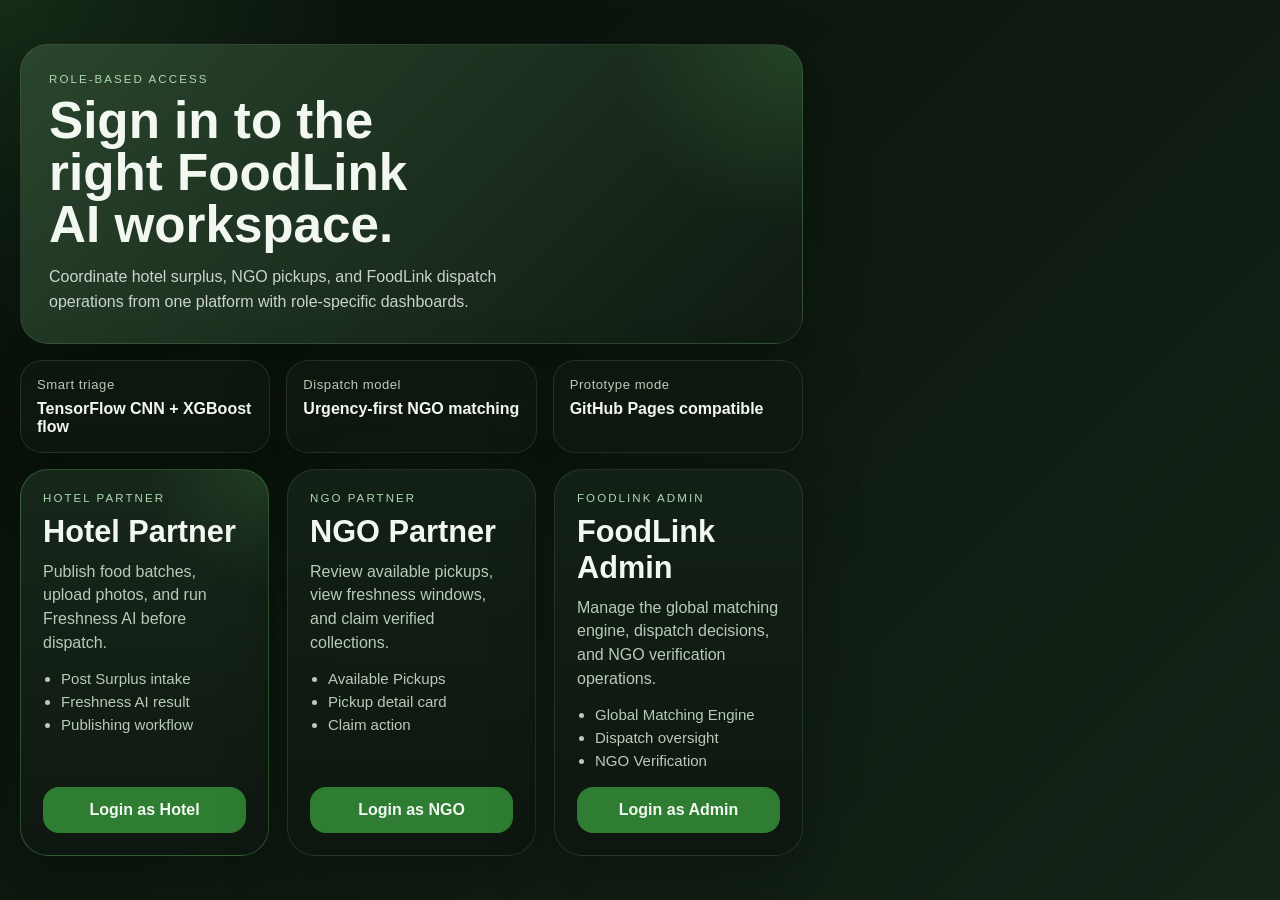
<file: index.html>
﻿<!DOCTYPE html>
<html lang="en">
<head>
    <meta charset="UTF-8">
    <meta name="viewport" content="width=device-width, initial-scale=1.0">
    <title>FoodLink AI | Multi-Portal Prototype</title>
    <link rel="stylesheet" href="styles.css?v=20260323-1">
</head>
<body>
    <div id="loginOverlay" class="login-overlay">
        <section class="login-shell">
            <div class="login-layout">
                <section class="login-story">
                    <div class="login-hero">
                        <p class="eyebrow">Role-based access</p>
                        <h1>Sign in to the right FoodLink AI workspace.</h1>
                        <p class="lead">
                            Coordinate hotel surplus, NGO pickups, and FoodLink dispatch operations
                            from one platform with role-specific dashboards.
                        </p>
                    </div>

                    <div class="trust-strip">
                        <article class="trust-card">
                            <span>Smart triage</span>
                            <strong>TensorFlow CNN + XGBoost flow</strong>
                        </article>
                        <article class="trust-card">
                            <span>Dispatch model</span>
                            <strong>Urgency-first NGO matching</strong>
                        </article>
                        <article class="trust-card">
                            <span>Prototype mode</span>
                            <strong>GitHub Pages compatible</strong>
                        </article>
                    </div>

                    <div class="role-card-grid">
                        <article class="login-role-card featured">
                            <p class="eyebrow">Hotel partner</p>
                            <h2>Hotel Partner</h2>
                            <p>Publish food batches, upload photos, and run Freshness AI before dispatch.</p>
                            <ul class="role-list">
                                <li>Post Surplus intake</li>
                                <li>Freshness AI result</li>
                                <li>Publishing workflow</li>
                            </ul>
                            <button type="button" class="button button-primary login-trigger" data-role="hotel">Login as Hotel</button>
                        </article>

                        <article class="login-role-card">
                            <p class="eyebrow">NGO partner</p>
                            <h2>NGO Partner</h2>
                            <p>Review available pickups, view freshness windows, and claim verified collections.</p>
                            <ul class="role-list">
                                <li>Available Pickups</li>
                                <li>Pickup detail card</li>
                                <li>Claim action</li>
                            </ul>
                            <button type="button" class="button button-primary login-trigger" data-role="ngo">Login as NGO</button>
                        </article>

                        <article class="login-role-card">
                            <p class="eyebrow">FoodLink admin</p>
                            <h2>FoodLink Admin</h2>
                            <p>Manage the global matching engine, dispatch decisions, and NGO verification operations.</p>
                            <ul class="role-list">
                                <li>Global Matching Engine</li>
                                <li>Dispatch oversight</li>
                                <li>NGO Verification</li>
                            </ul>
                            <button type="button" class="button button-primary login-trigger" data-role="admin">Login as Admin</button>
                        </article>
                    </div>
                </section>

                <aside id="mockLoginCard" class="mock-login-card hidden">
                    <div class="mock-login-top">
                        <p class="eyebrow">Secure access</p>
                        <h3 id="loginRoleTitle">Role Login</h3>
                        <p id="loginRoleHint" class="login-hint">
                            Continue with your role workspace credentials.
                        </p>
                    </div>

                    <div class="login-mini-stats">
                        <div>
                            <span>Environment</span>
                            <strong>Prototype Demo</strong>
                        </div>
                        <div>
                            <span>Session Type</span>
                            <strong>Mock Authentication</strong>
                        </div>
                    </div>

                    <form id="mockLoginForm" class="mock-login-form">
                        <div class="field-group">
                            <label for="loginEmail">Email</label>
                            <input id="loginEmail" type="email" placeholder="name@foodlink.ai" required>
                        </div>
                        <div class="field-group">
                            <label for="loginPassword">Password</label>
                            <input id="loginPassword" type="password" placeholder="Enter password" required>
                        </div>
                        <div class="action-row">
                            <button type="submit" class="button button-primary">Enter Dashboard</button>
                            <button type="button" id="cancelLogin" class="button button-secondary">Back</button>
                        </div>
                    </form>
                </aside>
            </div>
        </section>
    </div>

    <main id="appShell" class="shell app-hidden">
        <header class="app-topbar">
            <div class="brand-block">
                <p class="eyebrow">FoodLink AI</p>
                <h2>Operations Platform</h2>
            </div>
            <div class="topbar-actions">
                <span id="activeRoleBadge" class="pill">Not logged in</span>
                <span id="sessionStatusChip" class="pill subtle-pill">Demo session</span>
                <button type="button" id="clearDataButton" class="role-tab">Clear Demo Data</button>
                <button type="button" id="logoutButton" class="role-tab">Logout</button>
            </div>
        </header>

        <section class="app-overview">
            <div class="masthead-copy">
                <p class="eyebrow">Authenticated workspace</p>
                <h1 id="workspaceTitle">Multi-interface demo</h1>
                <p id="workspaceSubtitle" class="lead">
                    Role-specific workflows for publishing surplus, dispatching pickups, and verifying NGO operations.
                </p>
            </div>

            <div class="platform-strip">
                <article class="stat-card">
                    <span>Hotel Portal</span>
                    <strong>Post surplus</strong>
                </article>
                <article class="stat-card">
                    <span>Organizer Desk</span>
                    <strong>Match and dispatch</strong>
                </article>
                <article class="stat-card">
                    <span>NGO Board</span>
                    <strong>Claim and collect</strong>
                </article>
            </div>
        </section>

        <section class="app-layout">
            <section class="workspace">
                <div class="workspace-header">
                    <div class="workspace-meta">
                        <p class="eyebrow">Live workspace</p>
                        <h3 id="workspaceSectionTitle">Operations overview</h3>
                    </div>
                    <div class="role-tabs">
                        <span id="workspaceModeChip" class="pill subtle-pill">Ready</span>
                        <span id="workspaceSignalChip" class="pill subtle-pill">Waiting for activity</span>
                    </div>
                </div>

                <section id="hotelPanel" class="panel role-panel">
                <div class="panel-intro">
                    <div>
                        <p class="eyebrow">Hotel interface</p>
                        <h3>Post Surplus</h3>
                    </div>
                    <span class="pill">Dark charcoal + forest green</span>
                </div>

                <form id="surplusForm" class="surplus-form">
                    <div class="field-group full-span">
                        <label for="hotelName">Hotel Name</label>
                        <input id="hotelName" type="text" placeholder="Grand Horizon Hotel" required>
                    </div>

                    <div class="field-group full-span">
                        <label for="photoInput">Photo Upload</label>
                        <div class="photo-shell">
                            <button type="button" class="button button-primary" id="cameraButton">Trigger Camera</button>
                            <input id="photoInput" type="file" accept="image/*" capture="environment" hidden>
                            <p class="helper">Camera input is used as the TensorFlow CNN placeholder signal.</p>
                            <img id="photoPreview" class="photo-preview hidden" alt="Food preview">
                        </div>
                    </div>

                    <div class="field-group">
                        <label for="foodType">Food Type</label>
                        <select id="foodType" required>
                            <option>Cooked Rice</option>
                            <option>Curry</option>
                            <option>Bread</option>
                            <option>Dairy</option>
                            <option>Fruits</option>
                            <option>Sealed Packets</option>
                        </select>
                    </div>

                    <div class="field-group">
                        <label for="quantityKg">Quantity (kg)</label>
                        <input id="quantityKg" type="number" min="0.1" step="0.1" placeholder="12.5" required>
                    </div>

                    <div class="field-group">
                        <label for="cookTime">Cook Time</label>
                        <input id="cookTime" type="time" required>
                    </div>

                    <div class="field-group">
                        <label>Storage Condition</label>
                        <div class="chip-row" id="storageChips">
                            <button type="button" class="chip active" data-storage="Room Temperature">Room Temperature</button>
                            <button type="button" class="chip" data-storage="Refrigerated">Refrigerated</button>
                            <button type="button" class="chip" data-storage="Frozen">Frozen</button>
                        </div>
                    </div>

                    <div class="action-row full-span">
                        <button type="submit" class="button button-primary">Analyze and Publish</button>
                        <button type="reset" class="button button-secondary">Reset Form</button>
                    </div>
                </form>

                <section id="resultCard" class="result-card hidden" aria-live="polite">
                    <div class="panel-intro">
                        <div>
                            <p class="eyebrow">Hotel result</p>
                            <h3>Consensus Shelf Life</h3>
                        </div>
                        <span id="urgencyBadge" class="pill pill-urgency">Green</span>
                    </div>

                    <div class="metric-grid">
                        <article class="metric-box">
                            <span>Consensus</span>
                            <strong id="consensusShelfLife">0.0 hrs</strong>
                        </article>
                        <article class="metric-box">
                            <span>XGBoost</span>
                            <strong id="xgBoostValue">0.0 hrs</strong>
                        </article>
                        <article class="metric-box">
                            <span>TensorFlow CNN</span>
                            <strong id="tensorFlowValue">0.0 hrs</strong>
                        </article>
                    </div>

                    <div class="notes-box">
                        <h4>AI Notes</h4>
                        <ul id="notesList"></ul>
                    </div>
                </section>
                </section>

                <section id="ngoPanel" class="panel role-panel">
                <div class="panel-intro">
                    <div>
                        <p class="eyebrow">NGO interface</p>
                        <h3>Available Pickups</h3>
                    </div>
                    <span class="pill">Claim-ready inventory</span>
                </div>

                <div class="dashboard-grid">
                    <article class="metric-box">
                        <span>Available Pickups</span>
                        <strong id="ngoAvailableCount">0</strong>
                    </article>
                    <article class="metric-box">
                        <span>Recommended Window</span>
                        <strong id="ngoPickupWindow">Awaiting post</strong>
                    </article>
                    <article class="metric-box">
                        <span>Collection Status</span>
                        <strong id="ngoStatus">Pending</strong>
                    </article>
                </div>

                <article class="list-card">
                    <div class="panel-intro">
                        <div>
                            <p class="eyebrow">Pickup details</p>
                            <h3>Claim Tool</h3>
                        </div>
                        <button type="button" id="claimButton" class="button button-secondary" disabled>Claim Pickup</button>
                    </div>
                    <div id="ngoFeed" class="feed-empty">
                        No food listing yet. Once a hotel publishes a surplus batch, NGOs can claim it here.
                    </div>
                </article>

                <article class="list-card">
                    <div class="panel-intro">
                        <div>
                            <p class="eyebrow">Assigned delivery</p>
                            <h3>Assigned Order</h3>
                        </div>
                        <button type="button" id="receivedButton" class="button button-primary" disabled>Received Delivery</button>
                    </div>
                    <div id="assignedFeed" class="feed-empty">
                        No assigned delivery yet. Claim a verified pickup to move it here.
                    </div>
                </article>

                <article class="list-card">
                    <div class="panel-intro">
                        <div>
                            <p class="eyebrow">Completed delivery</p>
                            <h3>Delivery History</h3>
                        </div>
                    </div>
                    <div id="ngoHistoryFeed" class="feed-empty">
                        Completed NGO deliveries will be saved here.
                    </div>
                </article>
                </section>

                <section id="adminPanel" class="panel role-panel">
                <div class="panel-intro">
                    <div>
                        <p class="eyebrow">FoodLink AI organizer</p>
                        <h3>Global Matching Engine</h3>
                    </div>
                    <span class="pill">Live routing prototype</span>
                </div>

                <div class="dashboard-grid">
                    <article class="metric-box">
                        <span>Open Listings</span>
                        <strong id="organizerOpenCount">0</strong>
                    </article>
                    <article class="metric-box">
                        <span>Verification Queue</span>
                        <strong id="organizerPriority">0 pending</strong>
                    </article>
                    <article class="metric-box">
                        <span>Suggested NGO</span>
                        <strong id="organizerSuggestedNgo">Awaiting post</strong>
                    </article>
                </div>

                <article class="list-card">
                    <div class="panel-intro">
                        <div>
                            <p class="eyebrow">Verification desk</p>
                            <h3>Pending Organizer Approval</h3>
                        </div>
                    </div>
                    <div id="organizerFeed" class="feed-empty">
                        Publish a hotel surplus item to send it for organizer verification.
                    </div>
                </article>

                <article class="list-card">
                    <div class="panel-intro">
                        <div>
                            <p class="eyebrow">Admin controls</p>
                            <h3>NGO Verification</h3>
                        </div>
                    </div>
                    <div class="feed-card">
                        <div class="feed-grid">
                            <div>
                                <span>Verification Queue</span>
                                <strong>12 NGOs pending</strong>
                            </div>
                            <div>
                                <span>High-trust Partners</span>
                                <strong>48 verified</strong>
                            </div>
                            <div>
                                <span>Region Coverage</span>
                                <strong>North, Central, East</strong>
                            </div>
                            <div>
                                <span>Current Rule</span>
                                <strong>Match by urgency + proximity</strong>
                            </div>
                        </div>
                    </div>
                </article>

                <article class="list-card">
                    <div class="panel-intro">
                        <div>
                            <p class="eyebrow">Delivery history</p>
                            <h3>Completed Orders</h3>
                        </div>
                    </div>
                    <div id="adminHistoryFeed" class="feed-empty">
                        Completed deliveries will appear here after NGO confirmation.
                    </div>
                </article>
                </section>
            </section>

            <aside class="activity-rail">
                <article class="rail-card">
                    <div class="panel-intro">
                        <div>
                            <p class="eyebrow">Session</p>
                            <h3>Role Snapshot</h3>
                        </div>
                    </div>
                    <div class="rail-metrics">
                        <div>
                            <span>Current Role</span>
                            <strong id="railRole">Not logged in</strong>
                        </div>
                        <div>
                            <span>Primary Tool</span>
                            <strong id="railPrimaryTool">Select a role</strong>
                        </div>
                        <div>
                            <span>Live Signal</span>
                            <strong id="railLiveSignal">Idle</strong>
                        </div>
                    </div>
                </article>

                <article class="rail-card">
                    <div class="panel-intro">
                        <div>
                            <p class="eyebrow">Recent activity</p>
                            <h3>Activity Feed</h3>
                        </div>
                    </div>
                    <div id="activityFeed" class="activity-feed">
                        <div class="activity-item">
                            <span class="activity-tag">System</span>
                            <strong>Awaiting login</strong>
                            <p>Choose a role to enter the FoodLink AI platform.</p>
                        </div>
                    </div>
                </article>
            </aside>
        </section>
    </main>

    <script src="script.js?v=20260323-1"></script>
</body>
</html>
</file>
<file: styles.css>
:root {
    --bg: #1b2e1c;
    --bg-deep: #112013;
    --panel: rgba(25, 40, 28, 0.9);
    --panel-soft: rgba(33, 52, 37, 0.88);
    --panel-strong: rgba(18, 30, 20, 0.96);
    --line: rgba(195, 224, 198, 0.12);
    --text: #f2f7f1;
    --muted: #b9cab8;
    --primary: #2e7d32;
    --primary-strong: #41a048;
    --warm: #d2a33a;
    --danger: #d95a5a;
    --success: #61bf67;
    --shadow: 0 24px 60px rgba(2, 8, 3, 0.34);
}

* {
    box-sizing: border-box;
}

body {
    margin: 0;
    min-height: 100vh;
    overflow-x: hidden;
    font-family: "Segoe UI", Tahoma, Geneva, Verdana, sans-serif;
    color: var(--text);
    background:
        radial-gradient(circle at top left, rgba(73, 152, 78, 0.2), transparent 24%),
        radial-gradient(circle at bottom right, rgba(46, 125, 50, 0.18), transparent 26%),
        linear-gradient(135deg, var(--bg-deep), var(--bg));
}

.login-overlay {
    position: fixed;
    inset: 0;
    z-index: 20;
    overflow-y: auto;
    padding: 28px 16px;
    display: grid;
    align-items: center;
    background:
        radial-gradient(circle at top left, rgba(80, 166, 86, 0.18), transparent 24%),
        linear-gradient(135deg, rgba(8, 15, 9, 0.95), rgba(21, 36, 24, 0.98));
}

.login-shell {
    width: min(1240px, 100%);
    margin: 0 auto;
    min-height: calc(100vh - 56px);
    display: grid;
    align-items: center;
}

.login-layout {
    display: grid;
    grid-template-columns: minmax(0, 1.35fr) minmax(320px, 0.75fr);
    gap: 22px;
    align-items: start;
}

.login-story {
    display: grid;
    gap: 16px;
}

.login-hero,
.mock-login-card,
.login-role-card,
.trust-card {
    border: 1px solid var(--line);
    border-radius: 28px;
    box-shadow: var(--shadow);
    background: rgba(18, 30, 20, 0.92);
}

.login-hero {
    padding: 28px;
    background:
        radial-gradient(circle at top right, rgba(88, 190, 94, 0.2), transparent 22%),
        linear-gradient(135deg, rgba(44, 72, 47, 0.92), rgba(16, 27, 18, 0.98));
}

.trust-strip {
    display: grid;
    grid-template-columns: repeat(auto-fit, minmax(180px, 1fr));
    gap: 16px;
}

.trust-card {
    padding: 16px;
    border-radius: 22px;
    background: rgba(15, 25, 17, 0.82);
}

.trust-card span,
.login-mini-stats span {
    display: block;
    color: var(--muted);
    font-size: 0.82rem;
    letter-spacing: 0.04em;
}

.trust-card strong,
.login-mini-stats strong {
    display: block;
    margin-top: 8px;
    font-size: 1rem;
}

.role-card-grid {
    display: grid;
    grid-template-columns: repeat(auto-fit, minmax(220px, 1fr));
    gap: 18px;
}

.login-role-card {
    padding: 22px;
    display: flex;
    flex-direction: column;
    background:
        linear-gradient(180deg, rgba(20, 33, 23, 0.94), rgba(13, 23, 15, 0.98));
}

.login-role-card h2 {
    font-size: clamp(1.45rem, 2.4vw, 2.15rem);
    margin-bottom: 10px;
}

.login-role-card.featured {
    border-color: rgba(97, 191, 103, 0.34);
    background:
        radial-gradient(circle at top right, rgba(89, 194, 95, 0.14), transparent 26%),
        linear-gradient(180deg, rgba(24, 40, 27, 0.98), rgba(14, 24, 16, 0.98));
}

.login-role-card p:not(.eyebrow) {
    color: var(--muted);
    line-height: 1.48;
    min-height: 0;
}

.role-list {
    margin: 0 0 18px;
    padding-left: 18px;
    color: var(--muted);
    display: grid;
    gap: 6px;
    font-size: 0.94rem;
}

.login-role-card .button {
    margin-top: auto;
}

.mock-login-card {
    padding: 22px;
    position: sticky;
    top: 28px;
    background:
        radial-gradient(circle at top right, rgba(97, 191, 103, 0.14), transparent 24%),
        linear-gradient(180deg, rgba(22, 36, 24, 0.98), rgba(12, 21, 14, 0.99));
}

.mock-login-top {
    margin-bottom: 18px;
}

.login-hint {
    color: var(--muted);
    line-height: 1.6;
    margin-bottom: 0;
}

.login-mini-stats {
    display: grid;
    grid-template-columns: repeat(2, minmax(0, 1fr));
    gap: 12px;
    margin-bottom: 18px;
}

.login-mini-stats > div {
    padding: 14px;
    border-radius: 18px;
    border: 1px solid var(--line);
    background: rgba(255, 255, 255, 0.04);
}

.mock-login-form {
    display: grid;
    gap: 16px;
}

.app-hidden {
    display: none !important;
    visibility: hidden;
    pointer-events: none;
}

button,
input,
select {
    font: inherit;
}

.shell {
    width: min(1280px, calc(100% - 32px));
    margin: 0 auto;
    padding: 28px 0 36px;
}

.app-topbar,
.app-overview,
.workspace {
    border: 1px solid var(--line);
    border-radius: 30px;
    box-shadow: var(--shadow);
}

.app-topbar {
    padding: 18px 24px;
    margin-bottom: 18px;
    display: flex;
    align-items: center;
    justify-content: space-between;
    gap: 16px;
    background: rgba(16, 28, 18, 0.92);
}

.brand-block h2 {
    margin: 0;
}

.topbar-actions {
    display: flex;
    align-items: center;
    gap: 12px;
    flex-wrap: wrap;
}

.app-overview {
    padding: 34px;
    margin-bottom: 24px;
    background:
        radial-gradient(circle at top right, rgba(120, 198, 126, 0.22), transparent 22%),
        linear-gradient(135deg, rgba(51, 88, 55, 0.88), rgba(16, 27, 18, 0.98));
}

.app-layout {
    display: grid;
    grid-template-columns: minmax(0, 1.7fr) 360px;
    gap: 22px;
    align-items: start;
}

.workspace {
    padding: 28px;
    background:
        linear-gradient(180deg, rgba(24, 39, 27, 0.96), rgba(17, 28, 19, 0.98));
}

.masthead-copy {
    max-width: 760px;
}

.eyebrow {
    margin: 0 0 10px;
    text-transform: uppercase;
    letter-spacing: 0.18em;
    font-size: 0.72rem;
    color: #add9b0;
}

h1,
h2,
h3,
h4,
p {
    margin-top: 0;
}

h1 {
    font-size: clamp(1.9rem, 4vw, 3.9rem);
    line-height: 1.02;
    max-width: 13ch;
    margin-bottom: 14px;
}

h2 {
    font-size: clamp(1.5rem, 2.4vw, 2.4rem);
}

.lead {
    max-width: 56ch;
    color: rgba(242, 247, 241, 0.82);
    line-height: 1.55;
    margin-bottom: 0;
}

.platform-strip,
.metric-grid,
.dashboard-grid,
.surplus-form {
    display: grid;
    gap: 16px;
}

.platform-strip {
    grid-template-columns: repeat(3, minmax(0, 1fr));
    margin-top: 28px;
}

.stat-card,
.metric-box,
.photo-shell,
.notes-box,
.list-card,
.feed-card {
    border: 1px solid var(--line);
    border-radius: 22px;
    background: rgba(14, 24, 16, 0.58);
}

.stat-card,
.metric-box,
.list-card,
.notes-box {
    padding: 18px;
}

.stat-card span,
.metric-box span,
.helper,
.meta-line,
.feed-empty {
    color: var(--muted);
}

.stat-card strong,
.metric-box strong {
    display: block;
    margin-top: 8px;
    font-size: 1.2rem;
}

.workspace-header,
.panel-intro,
.action-row,
.role-tabs {
    display: flex;
    align-items: center;
    justify-content: space-between;
    gap: 14px;
}

.workspace-meta h3 {
    margin: 0;
}

.role-tabs {
    flex-wrap: wrap;
}

.role-tab,
.button,
.chip {
    border: none;
    cursor: pointer;
    transition: transform 0.18s ease, background 0.18s ease, opacity 0.18s ease;
}

.role-tab:hover,
.button:hover,
.chip:hover {
    transform: translateY(-1px);
}

.role-tab {
    padding: 12px 16px;
    border-radius: 999px;
    color: var(--muted);
    background: rgba(255, 255, 255, 0.05);
    border: 1px solid var(--line);
}

.role-tab.active {
    background: var(--primary);
    color: var(--text);
}

.panel {
    display: none !important;
    margin-top: 26px;
}

.panel.active {
    display: block !important;
}

.pill {
    display: inline-flex;
    align-items: center;
    justify-content: center;
    padding: 10px 16px;
    border-radius: 999px;
    border: 1px solid var(--line);
    background: rgba(255, 255, 255, 0.05);
    color: var(--text);
    font-weight: 700;
}

.subtle-pill {
    background: rgba(255, 255, 255, 0.07);
    color: var(--muted);
}

.pill-urgency.urgency-red {
    background: rgba(217, 90, 90, 0.18);
    color: #ffc1c1;
}

.pill-urgency.urgency-amber {
    background: rgba(210, 163, 58, 0.18);
    color: #f5d698;
}

.pill-urgency.urgency-green {
    background: rgba(97, 191, 103, 0.16);
    color: #cff0d0;
}

.status-pill {
    display: inline-flex;
    align-items: center;
    justify-content: center;
    padding: 8px 12px;
    border-radius: 999px;
    font-size: 0.8rem;
    font-weight: 700;
    border: 1px solid transparent;
}

.status-pill.status-pending {
    background: rgba(210, 163, 58, 0.16);
    color: #f5d698;
    border-color: rgba(210, 163, 58, 0.28);
}

.status-pill.status-approved {
    background: rgba(94, 155, 217, 0.14);
    color: #cde3ff;
    border-color: rgba(94, 155, 217, 0.24);
}

.status-pill.status-assigned {
    background: rgba(97, 191, 103, 0.14);
    color: #cff0d0;
    border-color: rgba(97, 191, 103, 0.24);
}

.status-pill.status-completed {
    background: rgba(157, 120, 215, 0.14);
    color: #e4d5ff;
    border-color: rgba(157, 120, 215, 0.24);
}

.surplus-form {
    grid-template-columns: repeat(2, minmax(0, 1fr));
    margin-top: 20px;
}

.full-span {
    grid-column: 1 / -1;
}

.field-group {
    display: grid;
    gap: 10px;
}

label {
    font-weight: 700;
}

input,
select {
    width: 100%;
    padding: 14px 15px;
    border-radius: 16px;
    border: 1px solid var(--line);
    outline: none;
    background: var(--panel-soft);
    color: var(--text);
}

input::placeholder {
    color: rgba(185, 202, 184, 0.72);
}

input:focus,
select:focus {
    border-color: rgba(65, 160, 72, 0.8);
    box-shadow: 0 0 0 3px rgba(65, 160, 72, 0.14);
}

.photo-shell {
    padding: 16px;
}

.photo-preview {
    width: 100%;
    margin-top: 14px;
    max-height: 280px;
    object-fit: cover;
    border-radius: 16px;
}

.chip-row {
    display: flex;
    flex-wrap: wrap;
    gap: 10px;
}

.chip {
    padding: 12px 14px;
    border-radius: 999px;
    background: var(--panel-soft);
    color: var(--muted);
    border: 1px solid var(--line);
}

.chip.active {
    background: var(--primary);
    color: var(--text);
}

.button {
    padding: 14px 20px;
    border-radius: 16px;
    font-weight: 700;
}

.button-primary {
    background: var(--primary);
    color: var(--text);
}

.button-primary:hover {
    background: var(--primary-strong);
}

.button-secondary {
    background: rgba(255, 255, 255, 0.08);
    color: var(--text);
}

.button:disabled {
    opacity: 0.45;
    cursor: not-allowed;
    transform: none;
}

.result-card {
    margin-top: 26px;
    padding: 20px;
    border-radius: 24px;
    border: 1px solid var(--line);
    background: var(--panel-strong);
}

.metric-grid,
.dashboard-grid {
    grid-template-columns: repeat(3, minmax(0, 1fr));
}

.notes-box ul {
    margin: 0;
    padding-left: 18px;
    color: var(--muted);
}

.list-card {
    margin-top: 22px;
}

.activity-rail {
    display: grid;
    gap: 18px;
    position: sticky;
    top: 20px;
}

.rail-card {
    padding: 20px;
    border: 1px solid var(--line);
    border-radius: 24px;
    background:
        linear-gradient(180deg, rgba(21, 34, 23, 0.96), rgba(13, 23, 15, 0.98));
    box-shadow: var(--shadow);
}

.rail-metrics {
    display: grid;
    gap: 14px;
}

.rail-metrics span {
    display: block;
    color: var(--muted);
    font-size: 0.82rem;
}

.rail-metrics strong {
    display: block;
    margin-top: 5px;
}

.activity-feed {
    display: grid;
    gap: 12px;
}

.activity-item {
    padding: 16px;
    border-radius: 18px;
    border: 1px solid var(--line);
    background: rgba(255, 255, 255, 0.04);
}

.activity-item strong,
.activity-item p {
    display: block;
}

.activity-item p {
    color: var(--muted);
    line-height: 1.5;
    margin: 8px 0 0;
}

.activity-tag {
    display: inline-flex;
    margin-bottom: 10px;
    padding: 6px 10px;
    border-radius: 999px;
    background: rgba(65, 160, 72, 0.14);
    color: #c9efcb;
    font-size: 0.78rem;
    font-weight: 700;
}

.stack-list {
    display: grid;
    gap: 14px;
}

.status-card {
    padding: 18px;
    border-radius: 20px;
    border: 1px solid var(--line);
    background: rgba(255, 255, 255, 0.04);
}

.status-card.pending {
    border-color: rgba(210, 163, 58, 0.28);
}

.status-card.assigned {
    border-color: rgba(97, 191, 103, 0.24);
}

.status-card.completed {
    border-color: rgba(94, 155, 217, 0.24);
}

.status-topline {
    display: flex;
    align-items: center;
    justify-content: space-between;
    gap: 12px;
    margin-bottom: 12px;
}

.status-meta {
    display: grid;
    grid-template-columns: repeat(2, minmax(0, 1fr));
    gap: 12px;
    margin-bottom: 14px;
}

.status-meta span {
    display: block;
    color: var(--muted);
    font-size: 0.82rem;
}

.status-meta strong {
    display: block;
    margin-top: 4px;
}

.inline-actions {
    display: flex;
    gap: 10px;
    flex-wrap: wrap;
}

.feed-card {
    padding: 18px;
}

.feed-card + .feed-card {
    margin-top: 14px;
}

.feed-title {
    display: flex;
    align-items: center;
    justify-content: space-between;
    gap: 12px;
    margin-bottom: 12px;
}

.feed-title strong {
    font-size: 1.08rem;
}

.feed-grid {
    display: grid;
    grid-template-columns: repeat(2, minmax(0, 1fr));
    gap: 12px;
}

.feed-grid span {
    display: block;
    color: var(--muted);
    font-size: 0.84rem;
}

.feed-grid strong {
    display: block;
    margin-top: 4px;
}

.feed-empty {
    padding: 16px 4px 4px;
}

.hidden {
    display: none !important;
}

@media (max-width: 980px) {
    .login-layout,
    .trust-strip,
    .role-card-grid,
    .platform-strip,
    .surplus-form,
    .metric-grid,
    .dashboard-grid,
    .feed-grid,
    .status-meta {
        grid-template-columns: 1fr;
    }

    .app-topbar,
    .workspace-header,
    .panel-intro,
    .action-row {
        flex-direction: column;
        align-items: flex-start;
    }

    .app-layout {
        grid-template-columns: 1fr;
    }

    .activity-rail {
        position: static;
    }

    .mock-login-card {
        position: static;
    }

    .login-overlay {
        align-items: start;
    }

    .login-shell {
        min-height: auto;
    }

    .action-row,
    .role-tabs {
        width: 100%;
    }

    .role-tab,
    .button {
        width: 100%;
    }
}

@media (max-height: 860px) {
    .login-overlay {
        padding: 16px 12px;
        align-items: start;
    }

    .login-shell {
        min-height: auto;
    }

    .login-layout {
        gap: 16px;
    }

    .login-hero,
    .login-role-card,
    .mock-login-card {
        padding: 18px;
        border-radius: 22px;
    }

    .trust-card {
        padding: 14px;
    }

    .role-card-grid {
        gap: 14px;
    }

    .lead,
    .login-role-card p:not(.eyebrow),
    .login-hint {
        font-size: 0.96rem;
        line-height: 1.42;
    }

    .role-list {
        gap: 4px;
        margin-bottom: 14px;
        font-size: 0.9rem;
    }
}

@media (max-height: 740px) {
    .login-layout {
        grid-template-columns: 1fr;
    }

    .mock-login-card {
        position: static;
    }

    .trust-strip {
        grid-template-columns: 1fr;
    }

    .role-card-grid {
        grid-template-columns: repeat(auto-fit, minmax(200px, 1fr));
    }

    h1 {
        font-size: clamp(1.6rem, 3vw, 2.6rem);
        max-width: 15ch;
    }
}
</file>
